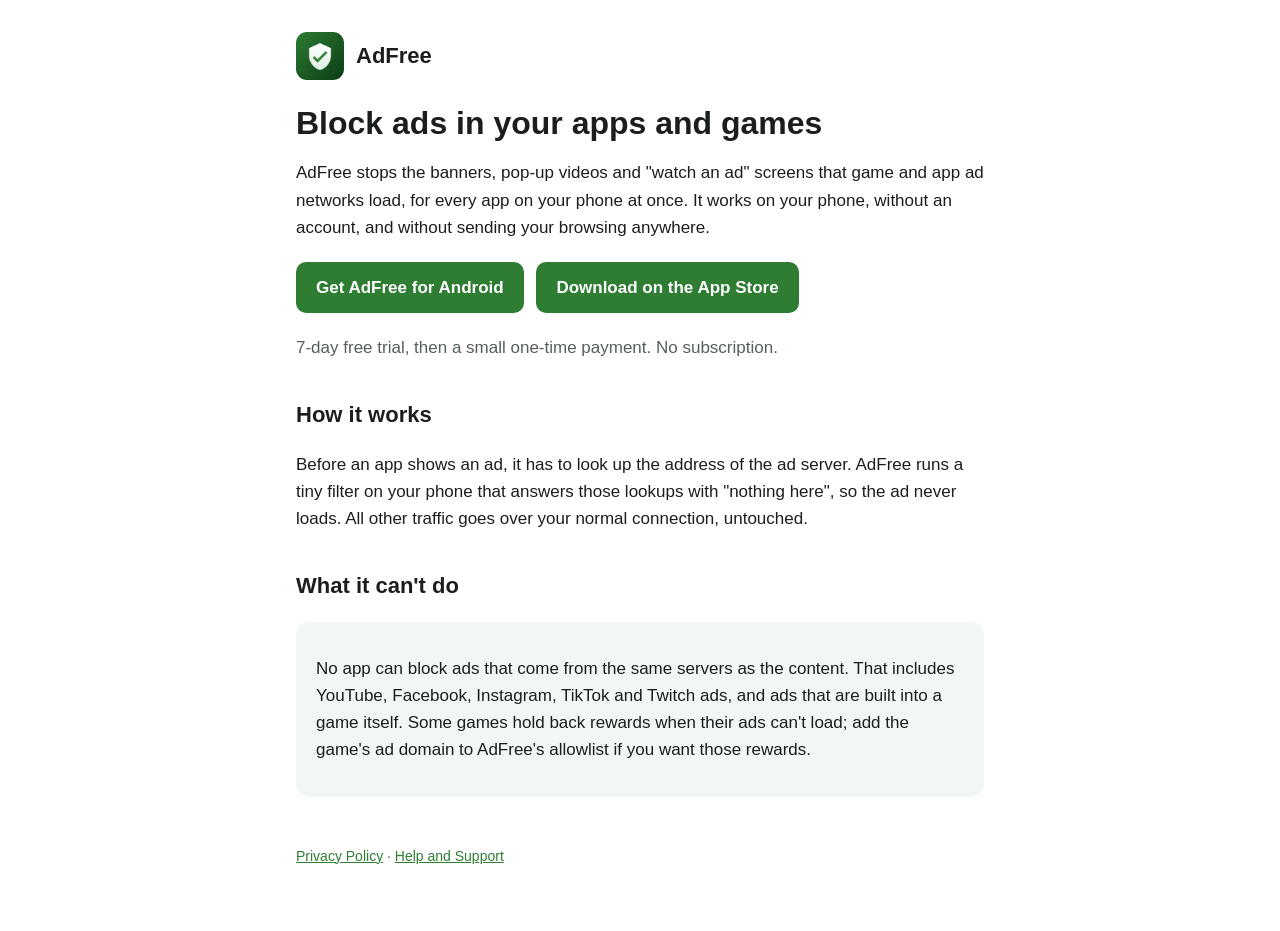
<file: site/index.html>
<!doctype html>
<html lang="en">
<head>
<meta charset="utf-8">
<meta name="viewport" content="width=device-width, initial-scale=1">
<title>AdFree – block ads in apps and games</title>
<meta name="description" content="AdFree blocks ads in apps and games on your whole phone. Everything happens on your device.">
<link rel="icon" href="icon.png">
<link rel="stylesheet" href="style.css">
</head>
<body>
<main>
  <header><img src="icon.png" alt=""><a href="index.html">AdFree</a></header>

  <h1>Block ads in your apps and games</h1>
  <p>AdFree stops the banners, pop-up videos and "watch an ad" screens that game and app ad networks load, for every app on your phone at once. It works on your phone, without an account, and without sending your browsing anywhere.</p>

  <p>
    <a class="button" href="BUY_URL_ANDROID">Get AdFree for Android</a>
    <a class="button" href="APP_STORE_URL">Download on the App Store</a>
  </p>
  <p class="muted">7-day free trial, then a small one-time payment. No subscription.</p>

  <h2>How it works</h2>
  <p>Before an app shows an ad, it has to look up the address of the ad server. AdFree runs a tiny filter on your phone that answers those lookups with "nothing here", so the ad never loads. All other traffic goes over your normal connection, untouched.</p>

  <h2>What it can't do</h2>
  <div class="card">
    <p>No app can block ads that come from the same servers as the content. That includes YouTube, Facebook, Instagram, TikTok and Twitch ads, and ads that are built into a game itself. Some games hold back rewards when their ads can't load; add the game's ad domain to AdFree's allowlist if you want those rewards.</p>
  </div>

  <footer>
    <a href="privacy-policy.html">Privacy Policy</a> · <a href="support.html">Help and Support</a>
  </footer>
</main>
</body>
</html>
</file>
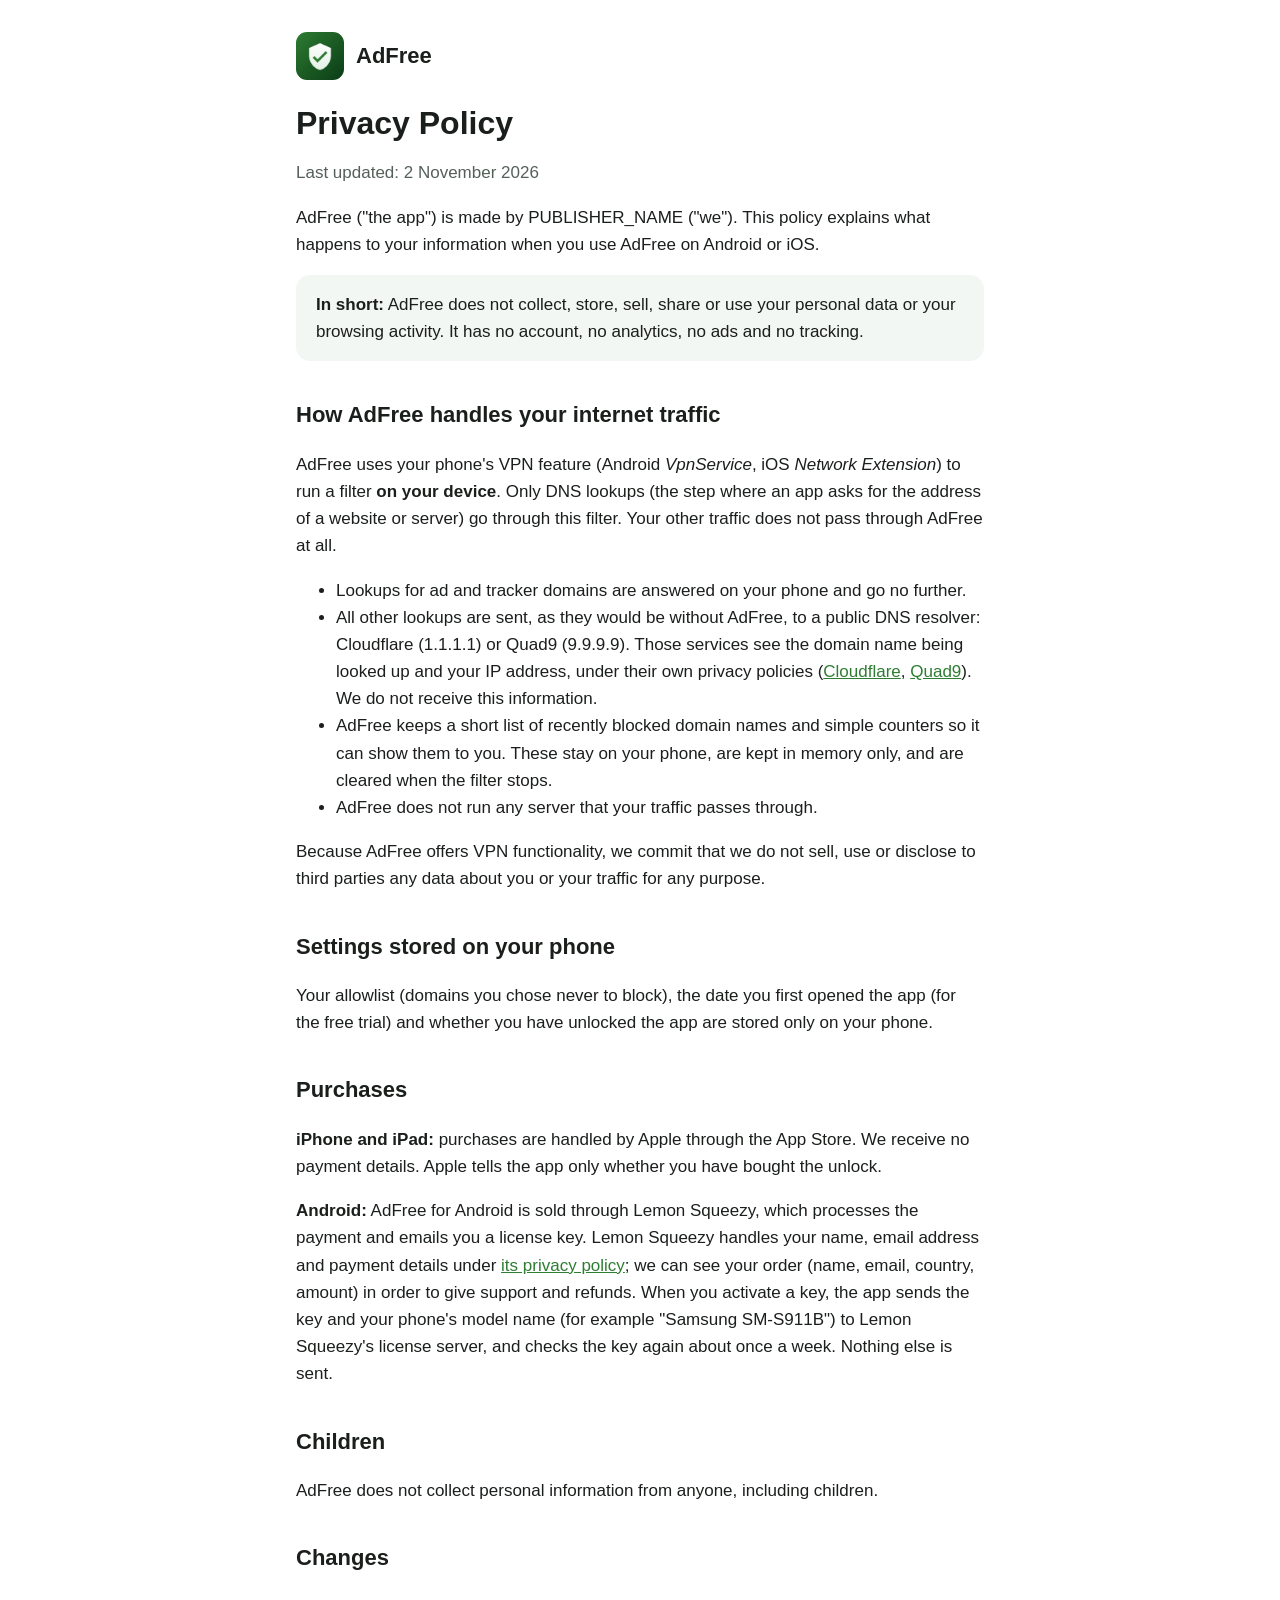
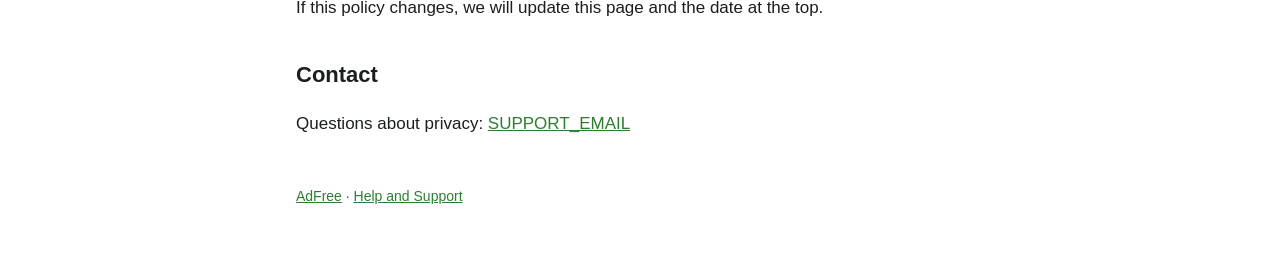
<file: site/privacy-policy.html>
<!doctype html>
<html lang="en">
<head>
<meta charset="utf-8">
<meta name="viewport" content="width=device-width, initial-scale=1">
<title>AdFree Privacy Policy</title>
<link rel="icon" href="icon.png">
<link rel="stylesheet" href="style.css">
</head>
<body>
<main>
  <header><img src="icon.png" alt=""><a href="index.html">AdFree</a></header>
  <h1>Privacy Policy</h1>
  <p class="muted">Last updated: 2 November 2026</p>

  <p>AdFree ("the app") is made by PUBLISHER_NAME ("we"). This policy explains what happens to your information when you use AdFree on Android or iOS.</p>

  <div class="card">
    <strong>In short:</strong> AdFree does not collect, store, sell, share or use your personal data or your browsing activity. It has no account, no analytics, no ads and no tracking.
  </div>

  <h2>How AdFree handles your internet traffic</h2>
  <p>AdFree uses your phone's VPN feature (Android <em>VpnService</em>, iOS <em>Network Extension</em>) to run a filter <strong>on your device</strong>. Only DNS lookups (the step where an app asks for the address of a website or server) go through this filter. Your other traffic does not pass through AdFree at all.</p>
  <ul>
    <li>Lookups for ad and tracker domains are answered on your phone and go no further.</li>
    <li>All other lookups are sent, as they would be without AdFree, to a public DNS resolver: Cloudflare (1.1.1.1) or Quad9 (9.9.9.9). Those services see the domain name being looked up and your IP address, under their own privacy policies (<a href="https://www.cloudflare.com/privacypolicy/">Cloudflare</a>, <a href="https://quad9.net/privacy/policy/">Quad9</a>). We do not receive this information.</li>
    <li>AdFree keeps a short list of recently blocked domain names and simple counters so it can show them to you. These stay on your phone, are kept in memory only, and are cleared when the filter stops.</li>
    <li>AdFree does not run any server that your traffic passes through.</li>
  </ul>
  <p>Because AdFree offers VPN functionality, we commit that we do not sell, use or disclose to third parties any data about you or your traffic for any purpose.</p>

  <h2>Settings stored on your phone</h2>
  <p>Your allowlist (domains you chose never to block), the date you first opened the app (for the free trial) and whether you have unlocked the app are stored only on your phone.</p>

  <h2>Purchases</h2>
  <p><strong>iPhone and iPad:</strong> purchases are handled by Apple through the App Store. We receive no payment details. Apple tells the app only whether you have bought the unlock.</p>
  <p><strong>Android:</strong> AdFree for Android is sold through Lemon Squeezy, which processes the payment and emails you a license key. Lemon Squeezy handles your name, email address and payment details under <a href="https://www.lemonsqueezy.com/privacy">its privacy policy</a>; we can see your order (name, email, country, amount) in order to give support and refunds. When you activate a key, the app sends the key and your phone's model name (for example "Samsung SM-S911B") to Lemon Squeezy's license server, and checks the key again about once a week. Nothing else is sent.</p>

  <h2>Children</h2>
  <p>AdFree does not collect personal information from anyone, including children.</p>

  <h2>Changes</h2>
  <p>If this policy changes, we will update this page and the date at the top.</p>

  <h2>Contact</h2>
  <p>Questions about privacy: <a href="mailto:SUPPORT_EMAIL">SUPPORT_EMAIL</a></p>

  <footer><a href="index.html">AdFree</a> · <a href="support.html">Help and Support</a></footer>
</main>
</body>
</html>
</file>
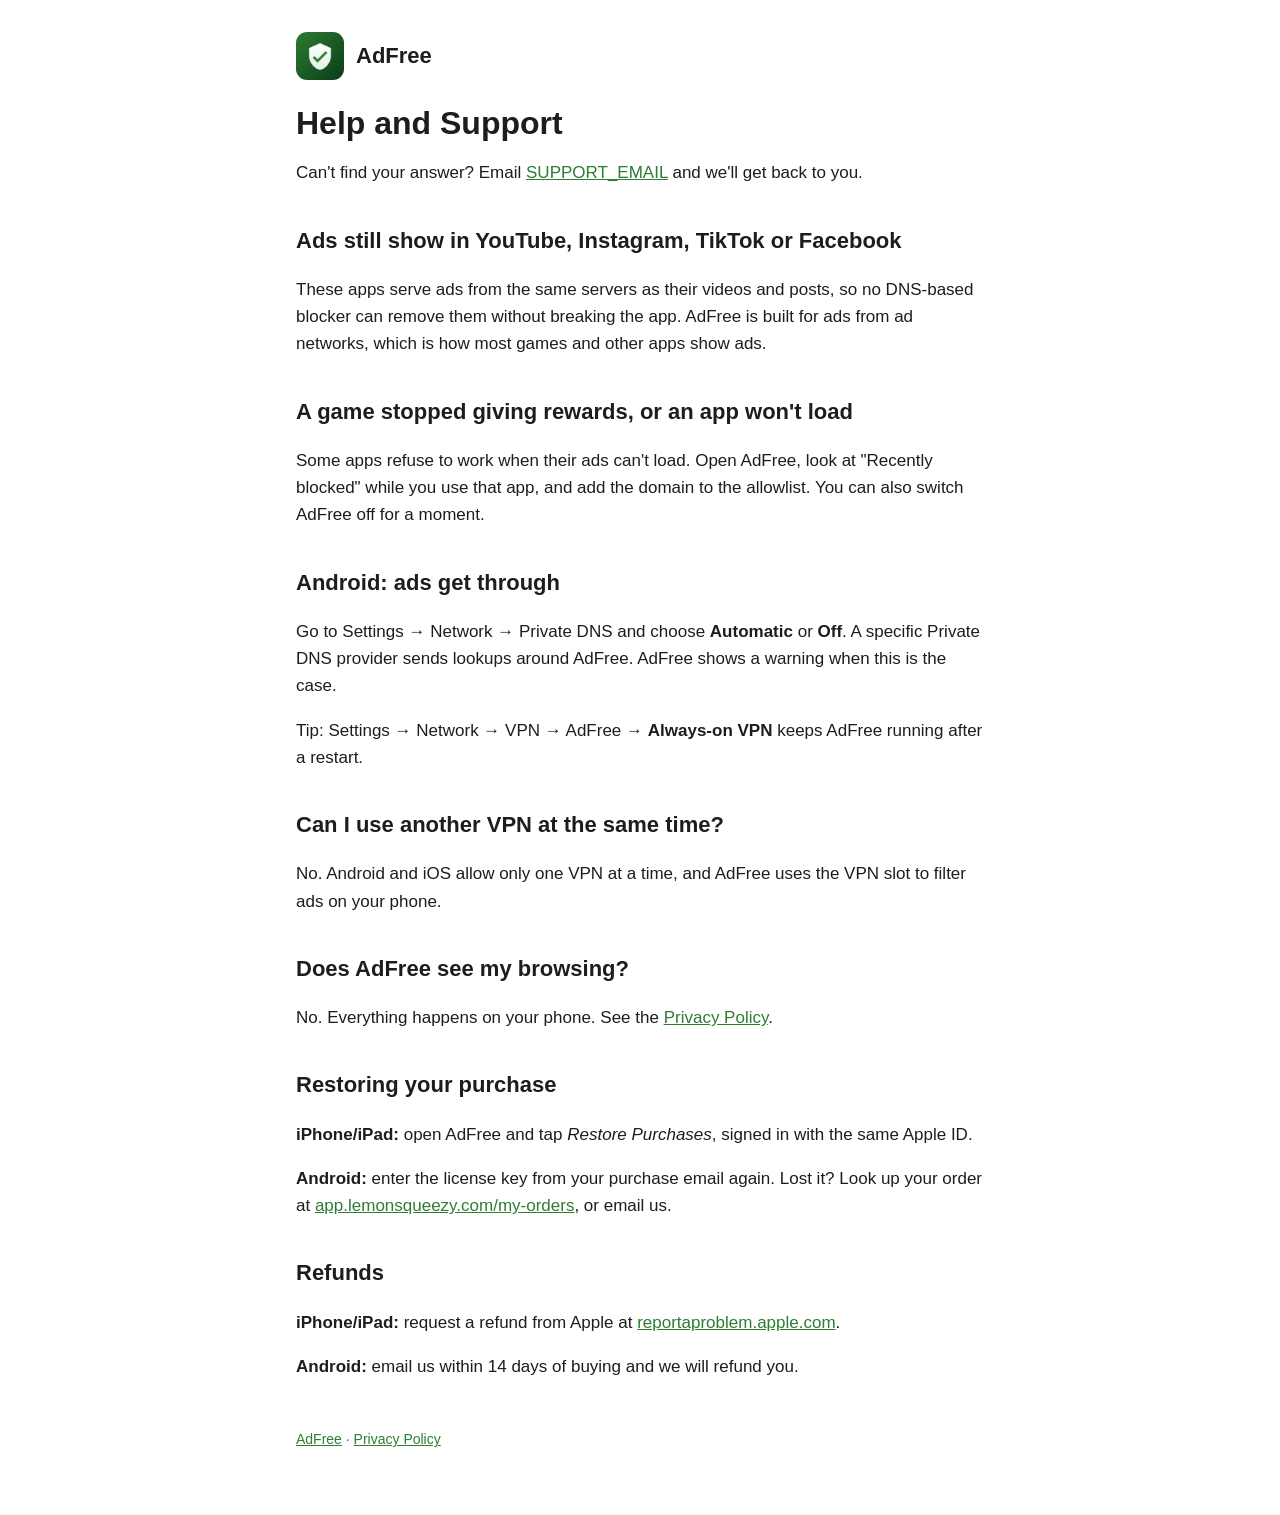
<file: site/support.html>
<!doctype html>
<html lang="en">
<head>
<meta charset="utf-8">
<meta name="viewport" content="width=device-width, initial-scale=1">
<title>AdFree Help and Support</title>
<link rel="icon" href="icon.png">
<link rel="stylesheet" href="style.css">
</head>
<body>
<main>
  <header><img src="icon.png" alt=""><a href="index.html">AdFree</a></header>
  <h1>Help and Support</h1>
  <p>Can't find your answer? Email <a href="mailto:SUPPORT_EMAIL">SUPPORT_EMAIL</a> and we'll get back to you.</p>

  <h2>Ads still show in YouTube, Instagram, TikTok or Facebook</h2>
  <p>These apps serve ads from the same servers as their videos and posts, so no DNS-based blocker can remove them without breaking the app. AdFree is built for ads from ad networks, which is how most games and other apps show ads.</p>

  <h2>A game stopped giving rewards, or an app won't load</h2>
  <p>Some apps refuse to work when their ads can't load. Open AdFree, look at "Recently blocked" while you use that app, and add the domain to the allowlist. You can also switch AdFree off for a moment.</p>

  <h2>Android: ads get through</h2>
  <p>Go to Settings → Network → Private DNS and choose <strong>Automatic</strong> or <strong>Off</strong>. A specific Private DNS provider sends lookups around AdFree. AdFree shows a warning when this is the case.</p>
  <p>Tip: Settings → Network → VPN → AdFree → <strong>Always-on VPN</strong> keeps AdFree running after a restart.</p>

  <h2>Can I use another VPN at the same time?</h2>
  <p>No. Android and iOS allow only one VPN at a time, and AdFree uses the VPN slot to filter ads on your phone.</p>

  <h2>Does AdFree see my browsing?</h2>
  <p>No. Everything happens on your phone. See the <a href="privacy-policy.html">Privacy Policy</a>.</p>

  <h2>Restoring your purchase</h2>
  <p><strong>iPhone/iPad:</strong> open AdFree and tap <em>Restore Purchases</em>, signed in with the same Apple ID.</p>
  <p><strong>Android:</strong> enter the license key from your purchase email again. Lost it? Look up your order at <a href="https://app.lemonsqueezy.com/my-orders">app.lemonsqueezy.com/my-orders</a>, or email us.</p>

  <h2>Refunds</h2>
  <p><strong>iPhone/iPad:</strong> request a refund from Apple at <a href="https://reportaproblem.apple.com">reportaproblem.apple.com</a>.</p>
  <p><strong>Android:</strong> email us within 14 days of buying and we will refund you.</p>

  <footer><a href="index.html">AdFree</a> · <a href="privacy-policy.html">Privacy Policy</a></footer>
</main>
</body>
</html>
</file>
<file: site/style.css>
:root { --bg: #ffffff; --fg: #1b1f1c; --muted: #55605a; --accent: #2e7d32; --card: #f3f7f3; }
@media (prefers-color-scheme: dark) {
  :root { --bg: #0f1411; --fg: #e8eee9; --muted: #a3b0a7; --accent: #66bb6a; --card: #18201b; }
}
* { box-sizing: border-box; }
body { margin: 0; background: var(--bg); color: var(--fg); font: 17px/1.6 -apple-system, BlinkMacSystemFont, "Segoe UI", Roboto, sans-serif; }
main { max-width: 720px; margin: 0 auto; padding: 32px 16px 64px; }
header { display: flex; align-items: center; gap: 12px; margin-bottom: 24px; }
header img { width: 48px; height: 48px; border-radius: 11px; }
header a { color: inherit; text-decoration: none; font-weight: 700; font-size: 22px; }
h1 { font-size: 32px; line-height: 1.2; margin: 0 0 12px; }
h2 { font-size: 22px; margin-top: 36px; }
a { color: var(--accent); }
.muted { color: var(--muted); }
.card { background: var(--card); border-radius: 14px; padding: 16px 20px; margin: 16px 0; }
.button { display: inline-block; background: var(--accent); color: #fff; padding: 12px 20px; border-radius: 10px; text-decoration: none; font-weight: 600; margin: 4px 8px 4px 0; }
footer { margin-top: 48px; font-size: 14px; color: var(--muted); }
</file>
